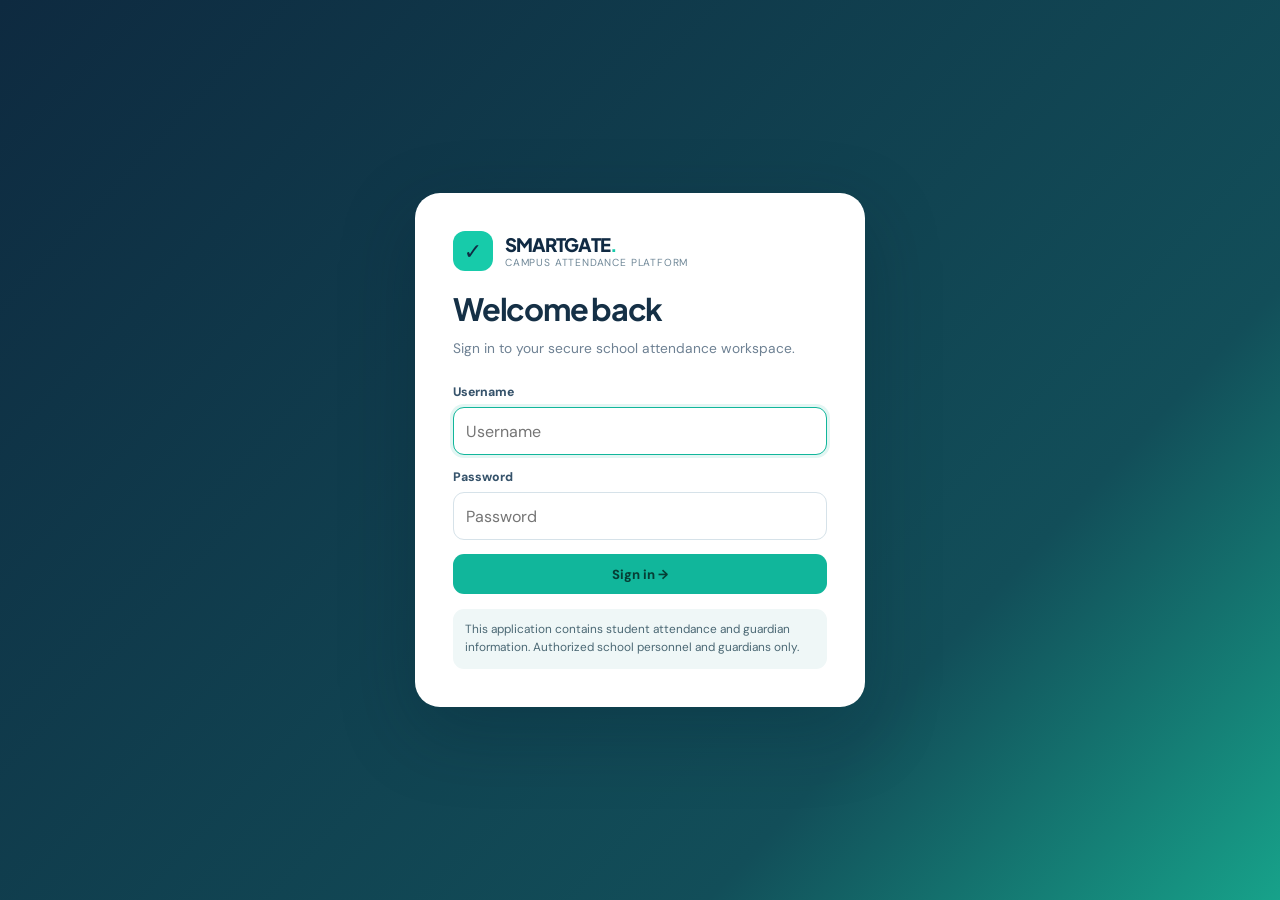
<file: index.html>
<!doctype html>
<html lang="en"><head><meta charset="UTF-8"><meta name="viewport" content="width=device-width, initial-scale=1, viewport-fit=cover"><meta name="theme-color" content="#102a43"><meta name="description" content="SMARTGATE School Attendance System"><title>SMARTGATE | Overview</title><link rel="icon" href="assets/icon.svg" type="image/svg+xml"><link rel="manifest" href="manifest.json"><link rel="stylesheet" href="assets/style.css"></head>
<body data-page="index"><div id="app"><main class="loading">Loading SMARTGATE…</main></div><div id="toast" aria-live="polite"></div><script src="assets/config.js"></script><script src="assets/app.js" defer></script></body></html>
</file>
<file: assets/style.css>
@import url('https://fonts.googleapis.com/css2?family=DM+Sans:wght@400;500;600;700;800&family=Plus+Jakarta+Sans:wght@500;600;700;800&display=swap');
:root{font-family:'DM Sans',system-ui,-apple-system,'Segoe UI',sans-serif;color:#153046;background:#f1f5f9;font-synthesis:none;--navy:#102a43;--muted:#6e8193;--line:#e0e8ee;--mint:#11b69b;--white:#fff;--blue:#487bf5;--orange:#f29b45;--red:#e35a61;--shadow:0 12px 38px rgba(25,58,85,.05)}*{box-sizing:border-box}body{margin:0;min-height:100vh}button,input,select,textarea{font:inherit}button{cursor:pointer}button:disabled{opacity:.55;cursor:not-allowed}a{color:inherit;text-decoration:none}h1,h2,h3,p{margin:0}h1,h2,h3,.brand-name{font-family:'Plus Jakarta Sans','DM Sans',sans-serif;letter-spacing:-.04em}h1{font-size:clamp(1.5rem,2.4vw,2rem);line-height:1.2}h2{font-size:1.05rem}small{color:var(--muted)}.loading{padding:4rem;text-align:center}.shell{display:grid;grid-template-columns:250px 1fr;min-height:100vh}.sidebar{background:var(--navy);color:white;display:flex;flex-direction:column;padding:30px 17px;position:sticky;top:0;height:100vh}.brand{display:flex;gap:12px;align-items:center;padding:4px 11px 29px;border-bottom:1px solid #24445a}.brand-icon{height:40px;width:40px;border-radius:12px;background:#17cbaa;display:grid;place-items:center;font-size:22px;color:#102a43;font-weight:900}.brand-name{font-size:1.16rem;font-weight:800;letter-spacing:-.05em}.brand-sub{font-size:.64rem;color:#a2b8c9;letter-spacing:.08em;text-transform:uppercase}.nav-label{font-size:.68rem;color:#82a0b4;font-weight:800;letter-spacing:.13em;margin:28px 13px 12px;text-transform:uppercase}.nav{display:grid;gap:5px}.nav a{color:#a9bece;display:flex;gap:12px;align-items:center;padding:12px 14px;border-radius:12px;font-size:.89rem;font-weight:600;transition:background .18s}.nav a.active,.nav a:hover{color:#fff;background:#24475a}.nav a.active{box-shadow:inset 3px 0 #32d2b6}.nav a .emoji{font-size:1.05rem;width:22px;text-align:center}.side-foot{margin-top:auto;border-top:1px solid #24445a;padding:18px 12px 0;color:#a7c1cf;font-size:.75rem}.workspace{min-width:0;padding:24px clamp(16px,3.2vw,49px) 42px}.topbar{display:flex;justify-content:space-between;align-items:center;gap:12px;padding-bottom:29px}.top-left small{display:block;color:#8296a5;font-size:.75rem;font-weight:700;letter-spacing:.08em;text-transform:uppercase}.top-left h1{margin-top:5px}.top-actions{display:flex;gap:12px;align-items:center}.live-badge,.pill{display:inline-flex;align-items:center;gap:6px;border-radius:999px;padding:7px 11px;font-size:.72rem;font-weight:800}.live-badge{background:#dcf8ec;color:#157d5b}.live-badge:before{content:'';width:7px;height:7px;background:#25ba79;border-radius:50%}.pill{background:#e8f1fa;color:#47708a}.pill.good{background:#d9f8e9;color:#157d5b}.pill.warn{background:#fff0da;color:#a66a1e}.pill.bad{background:#ffeaeb;color:#bd3b48}.pill.neutral{background:#edf2f7;color:#607789}.user-chip{background:white;border:1px solid var(--line);border-radius:13px;padding:7px 12px;display:flex;align-items:center;gap:8px;font-size:.8rem;font-weight:800}.user-avatar{height:29px;width:29px;background:#e5f3ff;color:#286eb5;border-radius:9px;display:grid;place-items:center}.btn{border:0;border-radius:11px;padding:10px 16px;background:var(--navy);color:white;font-weight:800;font-size:.82rem;display:inline-flex;align-items:center;justify-content:center;gap:6px;min-height:40px}.btn.primary{background:var(--mint);color:#063e35}.btn.outline{background:#fff;color:#17354d;border:1px solid #d8e2e8}.btn.red{background:#fff0f0;color:#ad3d46}.btn.full{width:100%}.btn.small{padding:7px 11px;min-height:32px;font-size:.73rem}.section-row{display:flex;align-items:center;justify-content:space-between;gap:15px;margin:26px 0 15px}.muted{color:var(--muted)}.eyebrow{text-transform:uppercase;letter-spacing:.13em;font-size:.72rem;font-weight:800;color:#738da1}.welcome{background:linear-gradient(115deg,#143651,#173b56 55%,#16645b);border-radius:18px;padding:29px 34px;color:white;display:flex;align-items:center;justify-content:space-between;gap:16px;overflow:hidden;position:relative}.welcome:after{content:'';position:absolute;width:280px;height:280px;border:55px solid rgba(255,255,255,.04);right:-65px;top:-130px;border-radius:50%}.welcome h2{font-size:1.4rem;margin:7px 0}.welcome p{color:#b4d3dc;font-size:.85rem;max-width:520px;line-height:1.65}.welcome .big-icon{font-size:60px;opacity:.9;z-index:1}.stat-grid{display:grid;grid-template-columns:repeat(4,minmax(0,1fr));gap:15px;margin-top:19px}.card{background:var(--white);border:1px solid #e4ebf1;border-radius:17px;box-shadow:var(--shadow);padding:21px;min-width:0}.stat-card .num{font-family:'Plus Jakarta Sans',sans-serif;font-weight:800;letter-spacing:-.05em;font-size:clamp(1.3rem,2vw,2rem);margin:9px 0 3px}.stat-icon{width:40px;height:40px;display:grid;place-items:center;border-radius:12px;font-size:1.2rem}.stat-icon.blue{background:#e9efff}.stat-icon.green{background:#dff8f0}.stat-icon.orange{background:#fff1e0}.stat-icon.purple{background:#efebff}.split{display:grid;grid-template-columns:minmax(0,1.5fr) minmax(280px,1fr);gap:17px}.card-title{display:flex;justify-content:space-between;align-items:center;gap:8px;margin-bottom:17px}.card-title small{font-size:.73rem}.event-row{display:flex;align-items:center;gap:12px;padding:12px 0;border-bottom:1px solid #eff3f6}.event-row:last-child{border:0}.circle{width:37px;height:37px;flex:none;border-radius:12px;background:#e8f5f5;color:#167c74;display:grid;place-items:center;font-weight:800}.grow{flex:1;min-width:0}.event-row strong{font-size:.81rem;display:block}.event-row small{font-size:.7rem;display:block;margin-top:4px}.station{border:1px solid #e6edf2;border-radius:13px;padding:13px 14px;margin-top:10px;display:flex;justify-content:space-between;gap:12px;align-items:center}.station strong{display:block;font-size:.82rem}.station small{display:block;margin-top:4px;font-size:.71rem}.dot{width:9px;height:9px;border-radius:50%;background:#bac7cf}.dot.on{background:var(--mint)}.table-wrap{overflow-x:auto;width:100%}table{border-collapse:collapse;width:100%;font-size:.82rem}td,th{text-align:left;border-bottom:1px solid #edf1f4;padding:13px 9px;vertical-align:middle}th{color:#688199;font-size:.68rem;text-transform:uppercase;letter-spacing:.08em}tbody tr:last-child td{border:0}.stack{display:grid;gap:14px}.grid-two{display:grid;grid-template-columns:repeat(2,minmax(0,1fr));gap:16px}.form-row{display:grid;gap:7px}.form-row label{font-size:.77rem;font-weight:800;color:#36536b}.input,.select,.textarea{width:100%;border:1px solid #d6e2e9;background:white;color:#1a3446;border-radius:11px;padding:11px 12px;min-height:43px;outline:none;transition:border-color .2s}.input:focus,.select:focus,.textarea:focus{border-color:#11b69b;box-shadow:0 0 0 3px rgba(17,182,155,.12)}.textarea{min-height:90px;resize:vertical}.toolbar{display:flex;justify-content:space-between;align-items:center;gap:12px;flex-wrap:wrap;margin-bottom:15px}.toolbar .input{max-width:330px}.empty{color:var(--muted);padding:27px;text-align:center;font-size:.84rem}.auth-page{min-height:100vh;background:linear-gradient(133deg,#0e2a40,#124e59 73%,#17a28a);display:grid;place-items:center;padding:22px}.auth-box{background:white;max-width:450px;width:100%;border-radius:25px;padding:38px;box-shadow:0 24px 75px #001c2a40}.auth-box h1{margin:20px 0 9px}.auth-box p{color:var(--muted);font-size:.86rem;line-height:1.6;margin-bottom:25px}.auth-box .brand-name{color:var(--navy)}.auth-box .brand-sub{color:#708898}.auth-box .brand{border:none;padding:0}.auth-box .input{min-height:48px}.auth-note{background:#eff7f7;color:#4b6874;padding:12px;border-radius:11px;font-size:.74rem;margin-top:15px;line-height:1.5}.error{padding:12px;color:#a93244;background:#fff0f1;border-radius:9px;font-size:.8rem}.kiosk{min-height:100vh;background:#0a2337;color:white;padding:23px max(20px,4vw);display:flex;flex-direction:column;gap:18px}.kiosk-top{display:flex;align-items:center;justify-content:space-between;gap:10px}.kiosk .brand{padding:0;border:0}.kiosk-main{width:min(920px,100%);margin:auto;display:grid;gap:23px;text-align:center}.kiosk-hero{border:1px solid #2d5166;background:linear-gradient(140deg,#143852,#125b57);border-radius:26px;padding:clamp(25px,6vw,65px);display:grid;justify-items:center;gap:15px;box-shadow:0 22px 50px #0002}.kiosk-hero.accepted{background:linear-gradient(140deg,#106655,#197c62)}.kiosk-hero.duplicate{background:linear-gradient(140deg,#4a5160,#38566e)}.kiosk-hero.errorstate{background:linear-gradient(140deg,#663a43,#6a4c40)}.rfid-circle{width:90px;height:90px;border-radius:50%;background:#ffffff21;display:grid;place-items:center;font-size:2.4rem}.kiosk-hero h1{font-size:clamp(1.9rem,5vw,3.3rem)}.kiosk-hero p{color:#c5dcdf;font-size:1rem}.kiosk-hero .input{max-width:400px;background:#fff;color:#0c3145;text-align:center;font-size:1.25rem;font-weight:800;letter-spacing:.02em}.kiosk-hero .btn{background:#1ad4b0}.kiosk-hero .pill{font-size:.85rem}.scan-last{background:#ffffff10;border-radius:13px;padding:15px;color:#afc8d8;font-size:.83rem}.kiosk-footer{text-align:center;color:#7f9aab;font-size:.76rem}.bottom-nav{display:none}#toast{position:fixed;right:18px;bottom:22px;z-index:60;display:grid;gap:8px;pointer-events:none}#toast .notice{pointer-events:auto;background:#113d50;color:white;padding:13px 17px;border-radius:12px;box-shadow:0 12px 36px #102a433d;font-weight:700;font-size:.8rem;max-width:360px}.tag{background:#f2f6f9;border-radius:7px;padding:4px 7px;color:#456579;font-size:.72rem;font-weight:700;white-space:nowrap}.row{display:flex;gap:12px;align-items:center}.spaced{justify-content:space-between}.small-note{font-size:.75rem;line-height:1.6;color:var(--muted)}.radio-group{display:flex;flex-wrap:wrap;gap:9px}.radio-group label{display:flex;align-items:center;gap:6px;border:1px solid var(--line);padding:8px 10px;border-radius:10px;font-size:.78rem}.roster-item{display:grid;grid-template-columns:1fr minmax(125px,160px);gap:14px;align-items:center;padding:13px 0;border-bottom:1px solid #ecf1f4}.roster-item:last-child{border:0}.roster-item strong{display:block;font-size:.86rem}.roster-item small{display:block;margin-top:5px}.mobile-hide{}@media(max-width:1150px){.stat-grid{grid-template-columns:repeat(2,minmax(0,1fr))}.split{grid-template-columns:1fr}}@media(max-width:760px){.shell{display:block}.sidebar{display:none}.workspace{padding:19px 16px 95px}.topbar{padding-bottom:18px}.top-left small{font-size:.66rem}.top-actions .user-chip{display:none}.welcome{padding:22px}.welcome h2{font-size:1.22rem}.welcome .big-icon{font-size:40px}.stat-grid{gap:10px}.card{padding:16px}.grid-two{grid-template-columns:1fr}.bottom-nav{display:flex;position:fixed;bottom:0;left:0;right:0;background:white;z-index:20;box-shadow:0 -6px 22px #14334a14;border-top:1px solid #dfe7ee;justify-content:space-around;padding:8px 5px calc(8px + env(safe-area-inset-bottom))}.bottom-nav a{flex:1;min-width:0;text-align:center;display:grid;place-items:center;gap:4px;font-size:.56rem;color:#6d8091;font-weight:800}.bottom-nav a .emoji{font-size:1.25rem}.bottom-nav a.active{color:#0da88c}.mobile-hide{display:none}.kiosk{padding:15px}.kiosk-hero{padding:26px 15px}.auth-box{padding:28px 23px}}
</file>
